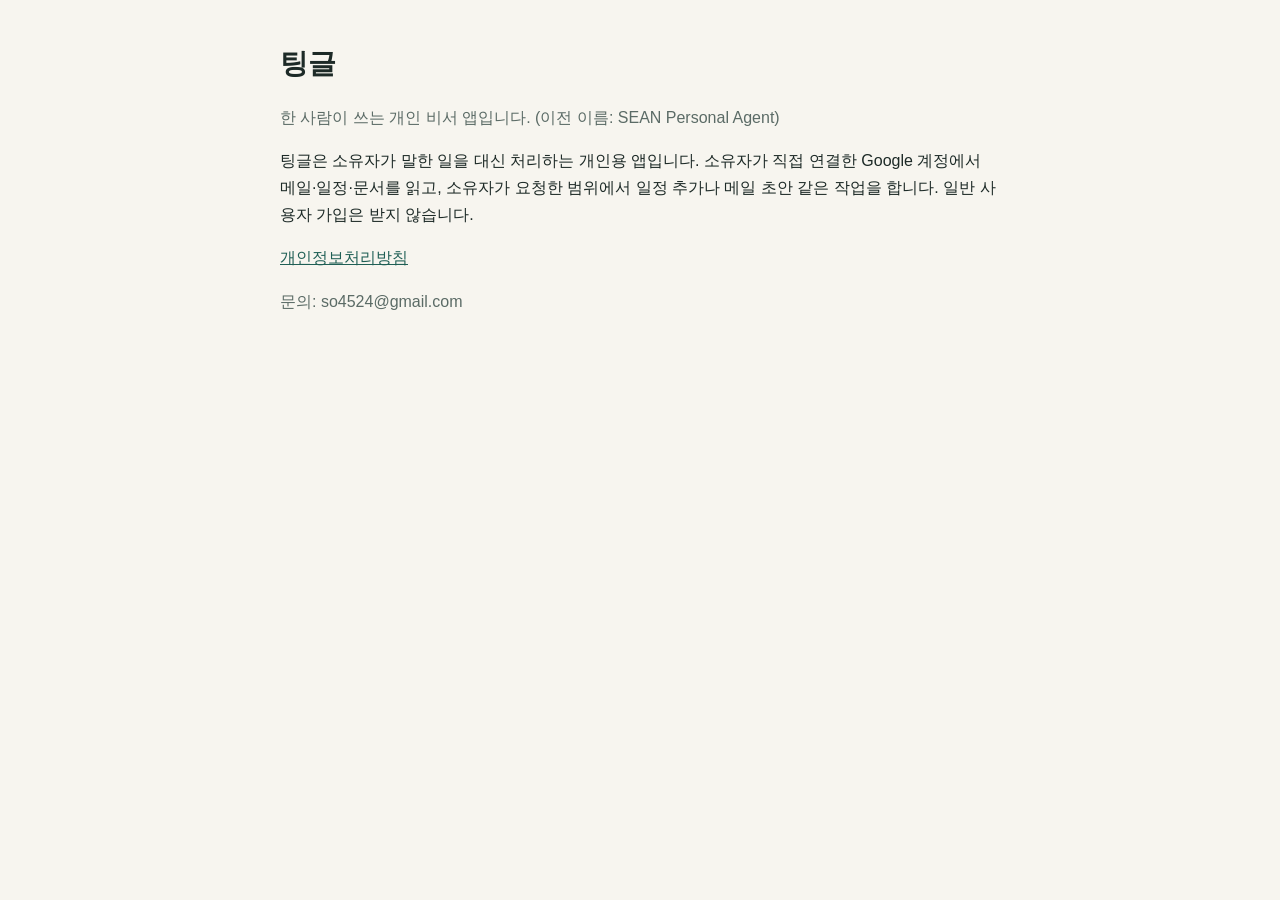
<file: index.html>
<!doctype html>
<html lang="ko"><head><meta charset="utf-8"><meta name="viewport" content="width=device-width,initial-scale=1">
<title>팅글</title><link rel="stylesheet" href="style.css"></head>
<body><main>
<h1>팅글</h1>
<p class="muted">한 사람이 쓰는 개인 비서 앱입니다. (이전 이름: SEAN Personal Agent)</p>
<p>팅글은 소유자가 말한 일을 대신 처리하는 개인용 앱입니다. 소유자가 직접 연결한 Google 계정에서 메일·일정·문서를 읽고, 소유자가 요청한 범위에서 일정 추가나 메일 초안 같은 작업을 합니다. 일반 사용자 가입은 받지 않습니다.</p>
<p><a href="privacy.html">개인정보처리방침</a></p>
<p class="muted">문의: so4524@gmail.com</p>
</main></body></html>
</file>
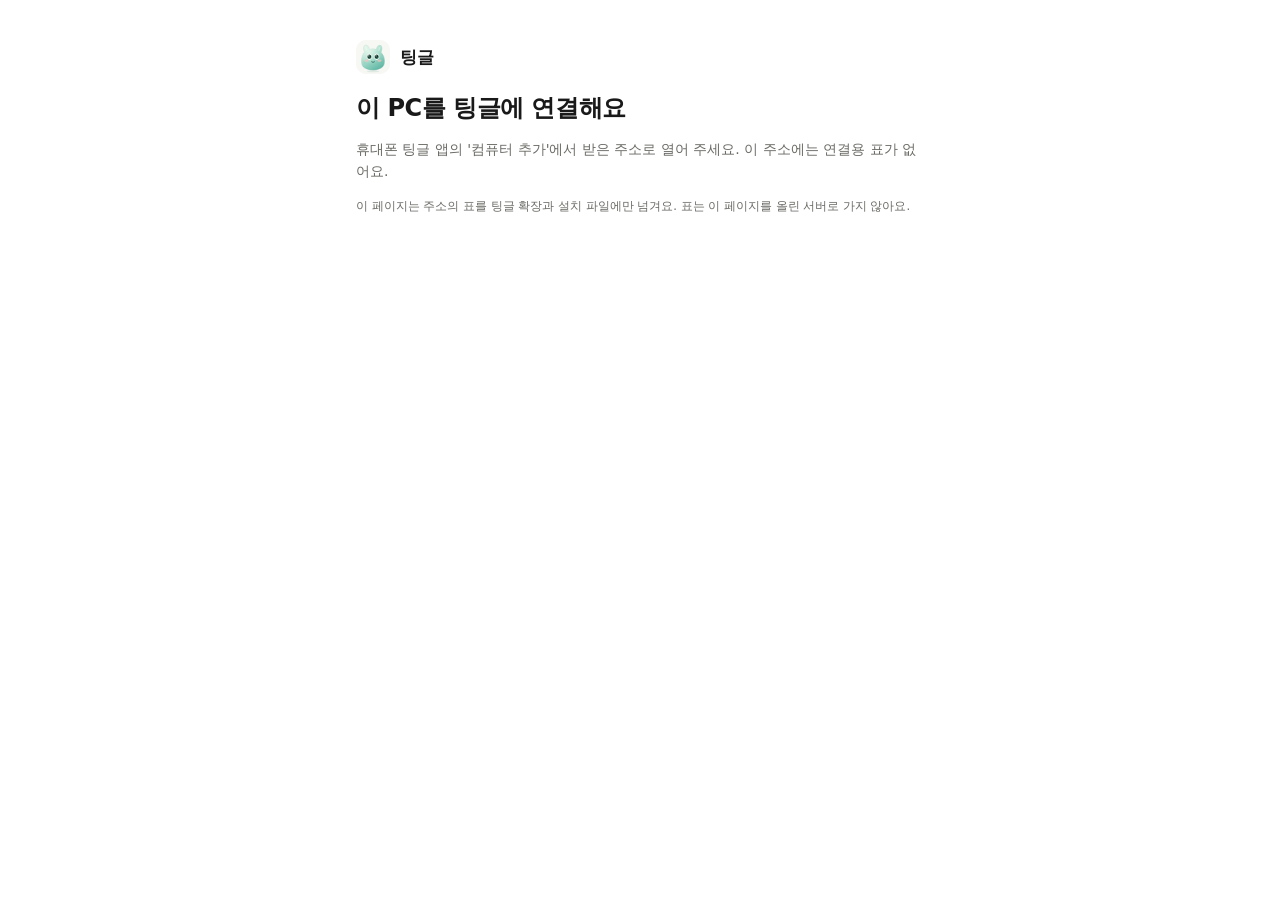
<file: connect/index.html>
<!doctype html>
<html lang="ko"><head><meta charset="utf-8"><meta name="viewport" content="width=device-width,initial-scale=1">
<meta name="robots" content="noindex, nofollow"><meta name="referrer" content="no-referrer">
<title>팅글 · 이 PC 연결</title>
<style>
:root{--ink:#191919;--muted:#6b6b66;--card:#F5F6F3;--lemon:#EDF7BE;--lime:#A4CF4A;--olive:#2f3a10}
*{box-sizing:border-box}
body{margin:0;background:#fff;font-family:"Pretendard","Apple SD Gothic Neo","Malgun Gothic",system-ui,sans-serif;color:var(--ink)}
main{max-width:600px;margin:0 auto;padding:40px 16px 56px;display:flex;flex-direction:column;gap:14px}
.brand{display:flex;align-items:center;gap:10px;font-weight:700;font-size:17px}
.brand img{width:34px;height:34px;border-radius:10px}
h1{margin:4px 0 0;font-size:24px;letter-spacing:-.02em}
.lead{margin:0;font-size:14px;color:var(--muted);line-height:1.6}
.opt{background:var(--card);border-radius:18px;padding:18px;display:flex;flex-direction:column;gap:10px}
.opt.main{background:var(--lemon)}
.opt h2{margin:0;font-size:16px}
.opt p{margin:0;font-size:13px;line-height:1.6;color:#44443f}
.opt.main p{color:var(--olive)}
.tag{align-self:flex-start;font-size:11px;font-weight:700;background:#fff;border-radius:999px;padding:4px 9px}
.pill{align-self:flex-start;display:inline-flex;align-items:center;border:0;border-radius:999px;background:var(--ink);color:#fff;font:inherit;font-size:14px;font-weight:600;min-height:42px;padding:0 18px;text-decoration:none;cursor:pointer}
.pill.quiet{background:#fff;color:var(--ink)}
.pill:disabled{opacity:.6;cursor:default}
.code{background:#fff;border-radius:14px;padding:14px;text-align:center;color:var(--olive)}
.code strong{display:block;font-size:36px;letter-spacing:.18em;font-weight:600;font-variant-numeric:tabular-nums}
.small{font-size:11.5px;color:var(--muted);margin:0;line-height:1.6}
[hidden]{display:none!important}
</style></head>
<body><main>
<div class="brand"><img src="mark.png" alt="">팅글</div>
<h1>이 PC를 팅글에 연결해요</h1>
<p class="lead" id="lead">휴대폰 팅글 앱에서 보낸 주소예요.</p>

<section class="opt main" id="chrome">
  <span class="tag" id="chrome-tag">확인하는 중…</span>
  <h2 id="chrome-title">이 Chrome 연결하기</h2>
  <p id="chrome-text">이 Chrome에 팅글 확장이 있는지 보고 있어요.</p>
  <div class="code" id="chrome-code" hidden><strong id="chrome-digits">--- ---</strong><span class="small" id="chrome-left"></span></div>
  <button class="pill" id="chrome-connect" hidden>이 Chrome 연결하기</button>
  <a class="pill" id="chrome-store" hidden target="_blank" rel="noopener">Chrome 웹 스토어에서 팅글 추가</a>
</section>

<section class="opt" id="installer">
  <h2>연결 프로그램까지 설치 (Windows)</h2>
  <p>화면 전체·카카오톡 PC 앱·파일까지 맡기려면 연결 프로그램을 설치해요. 관리자 권한은 필요 없어요.</p>
  <a class="pill quiet" id="installer-link">설치 파일 받기</a>
</section>
<p class="small">이 페이지는 주소의 표를 팅글 확장과 설치 파일에만 넘겨요. 표는 이 페이지를 올린 서버로 가지 않아요.</p>
</main>
<script>
(() => {
  const EXTENSION = "gbijcikpdmfnehkbdgegefkjkbpbmcab";
  const CLOUD = "https://ozberadipgkirxvnqlpl.supabase.co/functions/v1/sean-missions";
  const STORE = "https://chromewebstore.google.com/detail/" + EXTENSION;
  const ticket = (location.hash.match(/^#([A-HJKMNP-Z2-9]{10})$/) || [])[1] || null;
  const $ = id => document.getElementById(id);
  const show = (id, on) => { $(id).hidden = !on; };
  const say = (tag, title, text) => { $("chrome-tag").textContent = tag; $("chrome-title").textContent = title; $("chrome-text").textContent = text; };
  $("chrome-store").href = STORE;
  if (!ticket) {
    $("lead").textContent = "휴대폰 팅글 앱의 '컴퓨터 추가'에서 받은 주소로 열어 주세요. 이 주소에는 연결용 표가 없어요.";
    show("chrome", false); show("installer", false); return;
  }
  $("installer-link").href = CLOUD + "/install/" + ticket;
  $("lead").textContent = "휴대폰 팅글 앱에서 보낸 주소예요. 하루 동안 쓸 수 있어요.";
  const ask = message => new Promise(resolve => {
    try {
      if (!(window.chrome && chrome.runtime && chrome.runtime.sendMessage)) { resolve(null); return; }
      chrome.runtime.sendMessage(EXTENSION, message, reply => { void chrome.runtime.lastError; resolve(reply || null); });
    } catch { resolve(null); }
  });
  let timer = null;
  function render(reply) {
    show("chrome-connect", false); show("chrome-store", false); show("chrome-code", false);
    if (!reply) { say("이 Chrome에는 팅글 확장이 없어요", "Chrome 웹 스토어에서 팅글 추가", "추가한 뒤 이 페이지를 새로고침하면 바로 연결할 수 있어요. 설치 없이 이 Chrome에서 웹 페이지 일을 맡길 수 있어요."); show("chrome-store", true); return; }
    switch (reply.state) {
      case "worker": say("이 PC는 이미 연결돼 있어요", "연결 프로그램으로 연결된 PC예요", "팅글 확장은 이 PC의 연결 프로그램과 이미 이어져 있어요. 더 할 일이 없어요."); show("installer", false); return;
      case "paired": say("연결됐어요", reply.name || "이 Chrome", "휴대폰에서 이 Chrome에 웹 일을 맡길 수 있어요. 이 창은 닫아도 돼요."); return;
      case "waiting": {
        say("휴대폰을 확인해 주세요", "같은 숫자가 휴대폰에 떴어요", "팅글 앱에서 숫자가 같으면 '맞아요'를 눌러 주세요. 다르면 '아니에요'를 누르세요.");
        $("chrome-digits").textContent = reply.code.slice(0, 3) + " " + reply.code.slice(3);
        const minutes = Math.max(0, Math.round((Date.parse(reply.expiresAt) - Date.now()) / 60000));
        $("chrome-left").textContent = minutes + "분 안에 확인해 주세요";
        show("chrome-code", true);
        clearTimeout(timer); timer = setTimeout(async () => render(await ask({ type: "check" })), 2500);
        return;
      }
      case "rejected": say("연결하지 않았어요", "휴대폰에서 '아니에요'를 눌렀어요", "다시 연결하려면 휴대폰에서 '컴퓨터 추가'로 새 주소를 받아 주세요."); return;
      case "expired": say("시간이 지났어요", "숫자가 만료됐어요", "아래 버튼으로 다시 시작할 수 있어요."); show("chrome-connect", true); return;
      case "error": say("연결하지 못했어요", "다시 시도해 주세요", reply.message || "잠시 뒤 다시 눌러 주세요."); show("chrome-connect", true); return;
      default: say("이 Chrome에 팅글 확장이 있어요", "이 Chrome 연결하기", "설치 없이 바로 연결돼요. 팅글이 이 Chrome에서 웹 페이지 일을 해요. 로그인된 사이트 그대로요."); show("chrome-connect", true);
    }
  }
  $("chrome-connect").addEventListener("click", async () => {
    $("chrome-connect").disabled = true;
    render(await ask({ type: "enroll", ticket }));
    $("chrome-connect").disabled = false;
  });
  ask({ type: "ping" }).then(render);
})();
</script>
</body></html>
</file>
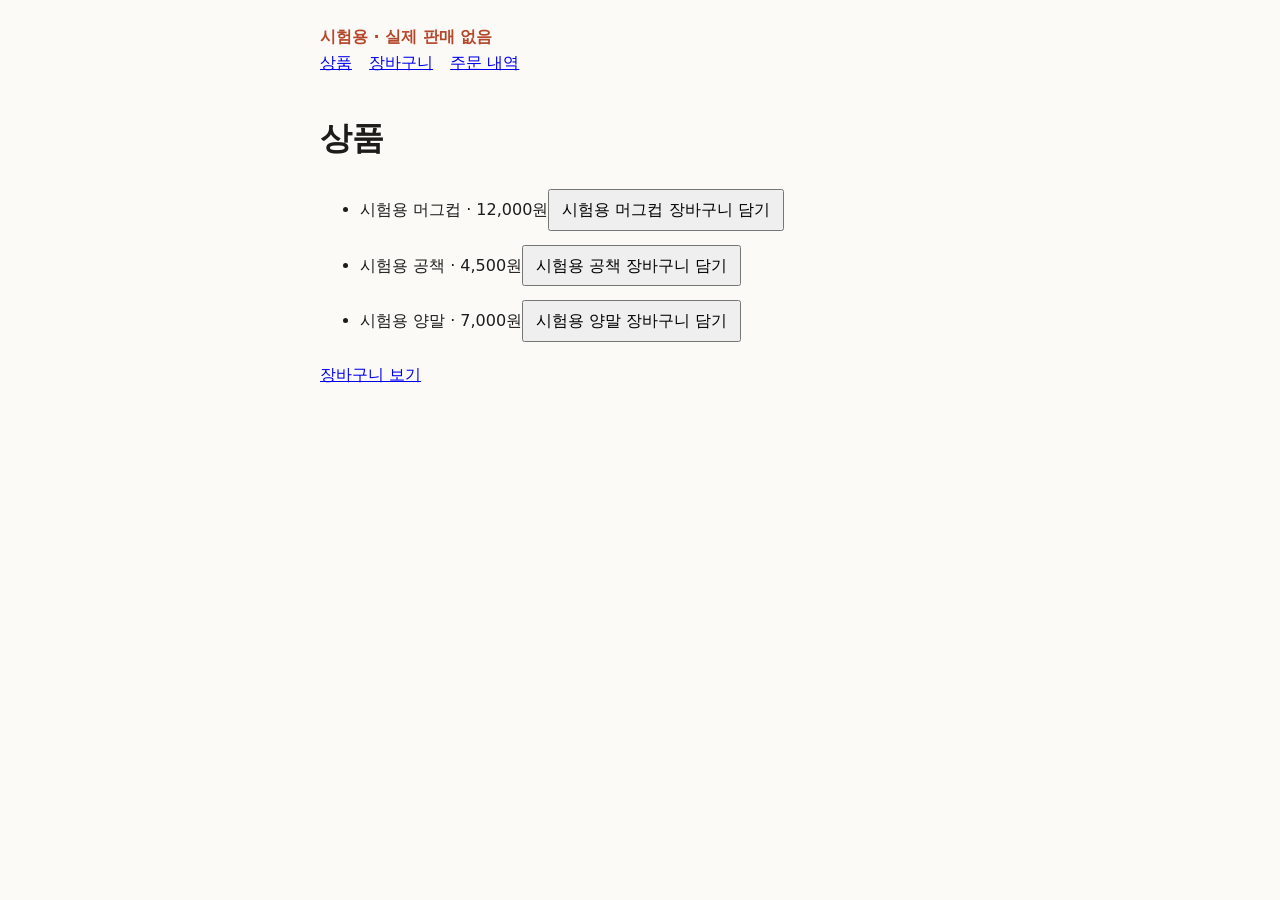
<file: shop/index.html>
<!doctype html>
<html lang="ko">
<head>
<meta charset="utf-8">
<meta name="viewport" content="width=device-width, initial-scale=1">
<meta name="robots" content="noindex, nofollow">
<title>상품 · 팅글 시험용 상점</title>
<link rel="stylesheet" href="shop.css">
<script src="shop.js" defer></script>
</head>
<body data-page="products">
<header><strong>시험용 · 실제 판매 없음</strong> <span id="run"></span>
<nav><a href="index.html">상품</a> <a href="cart.html">장바구니</a> <a href="orders.html">주문 내역</a></nav></header>
<main id="main">불러오는 중…</main>
</body>
</html>
</file>
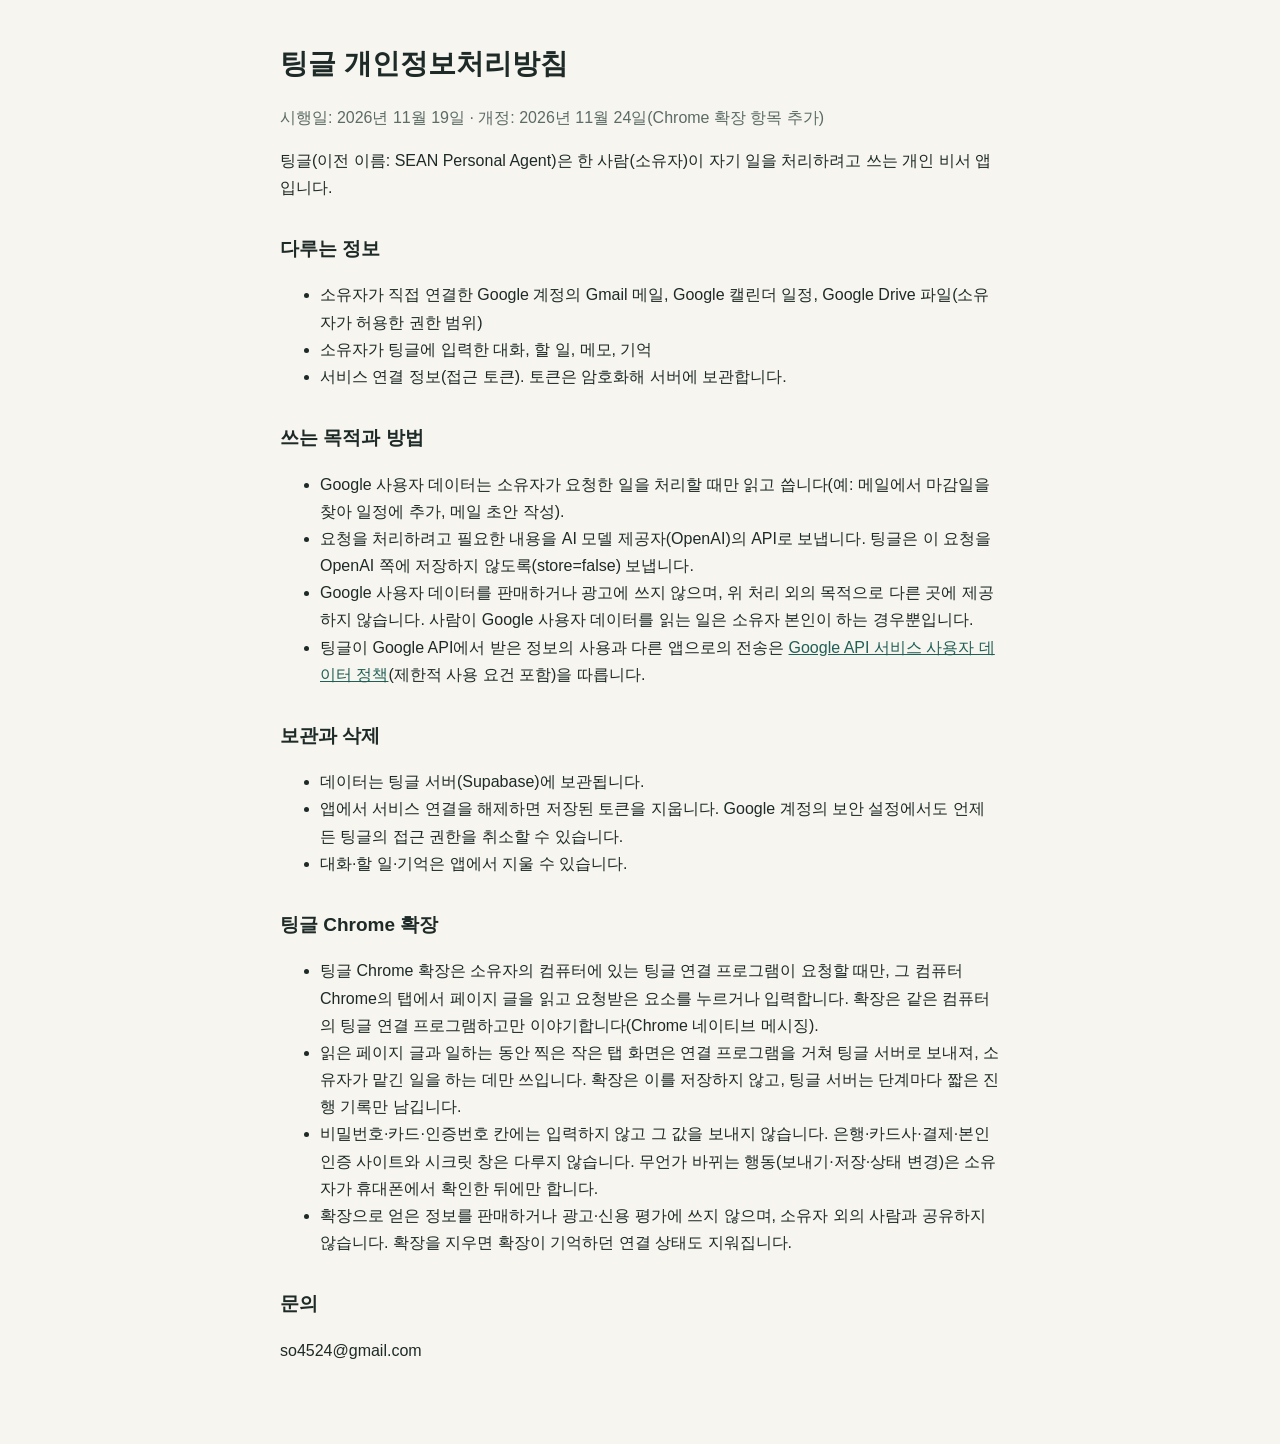
<file: privacy.html>
<!doctype html>
<html lang="ko"><head><meta charset="utf-8"><meta name="viewport" content="width=device-width,initial-scale=1">
<title>팅글 개인정보처리방침</title><link rel="stylesheet" href="style.css"></head>
<body><main>
<h1>팅글 개인정보처리방침</h1>
<p class="muted">시행일: 2026년 11월 19일 · 개정: 2026년 11월 24일(Chrome 확장 항목 추가)</p>
<p>팅글(이전 이름: SEAN Personal Agent)은 한 사람(소유자)이 자기 일을 처리하려고 쓰는 개인 비서 앱입니다.</p>

<h2>다루는 정보</h2>
<ul>
<li>소유자가 직접 연결한 Google 계정의 Gmail 메일, Google 캘린더 일정, Google Drive 파일(소유자가 허용한 권한 범위)</li>
<li>소유자가 팅글에 입력한 대화, 할 일, 메모, 기억</li>
<li>서비스 연결 정보(접근 토큰). 토큰은 암호화해 서버에 보관합니다.</li>
</ul>

<h2>쓰는 목적과 방법</h2>
<ul>
<li>Google 사용자 데이터는 소유자가 요청한 일을 처리할 때만 읽고 씁니다(예: 메일에서 마감일을 찾아 일정에 추가, 메일 초안 작성).</li>
<li>요청을 처리하려고 필요한 내용을 AI 모델 제공자(OpenAI)의 API로 보냅니다. 팅글은 이 요청을 OpenAI 쪽에 저장하지 않도록(store=false) 보냅니다.</li>
<li>Google 사용자 데이터를 판매하거나 광고에 쓰지 않으며, 위 처리 외의 목적으로 다른 곳에 제공하지 않습니다. 사람이 Google 사용자 데이터를 읽는 일은 소유자 본인이 하는 경우뿐입니다.</li>
<li>팅글이 Google API에서 받은 정보의 사용과 다른 앱으로의 전송은 <a href="https://developers.google.com/terms/api-services-user-data-policy">Google API 서비스 사용자 데이터 정책</a>(제한적 사용 요건 포함)을 따릅니다.</li>
</ul>

<h2>보관과 삭제</h2>
<ul>
<li>데이터는 팅글 서버(Supabase)에 보관됩니다.</li>
<li>앱에서 서비스 연결을 해제하면 저장된 토큰을 지웁니다. Google 계정의 보안 설정에서도 언제든 팅글의 접근 권한을 취소할 수 있습니다.</li>
<li>대화·할 일·기억은 앱에서 지울 수 있습니다.</li>
</ul>

<h2 id="chrome-extension">팅글 Chrome 확장</h2>
<ul>
<li>팅글 Chrome 확장은 소유자의 컴퓨터에 있는 팅글 연결 프로그램이 요청할 때만, 그 컴퓨터 Chrome의 탭에서 페이지 글을 읽고 요청받은 요소를 누르거나 입력합니다. 확장은 같은 컴퓨터의 팅글 연결 프로그램하고만 이야기합니다(Chrome 네이티브 메시징).</li>
<li>읽은 페이지 글과 일하는 동안 찍은 작은 탭 화면은 연결 프로그램을 거쳐 팅글 서버로 보내져, 소유자가 맡긴 일을 하는 데만 쓰입니다. 확장은 이를 저장하지 않고, 팅글 서버는 단계마다 짧은 진행 기록만 남깁니다.</li>
<li>비밀번호·카드·인증번호 칸에는 입력하지 않고 그 값을 보내지 않습니다. 은행·카드사·결제·본인 인증 사이트와 시크릿 창은 다루지 않습니다. 무언가 바뀌는 행동(보내기·저장·상태 변경)은 소유자가 휴대폰에서 확인한 뒤에만 합니다.</li>
<li>확장으로 얻은 정보를 판매하거나 광고·신용 평가에 쓰지 않으며, 소유자 외의 사람과 공유하지 않습니다. 확장을 지우면 확장이 기억하던 연결 상태도 지워집니다.</li>
</ul>

<h2>문의</h2>
<p>so4524@gmail.com</p>
</main></body></html>
</file>
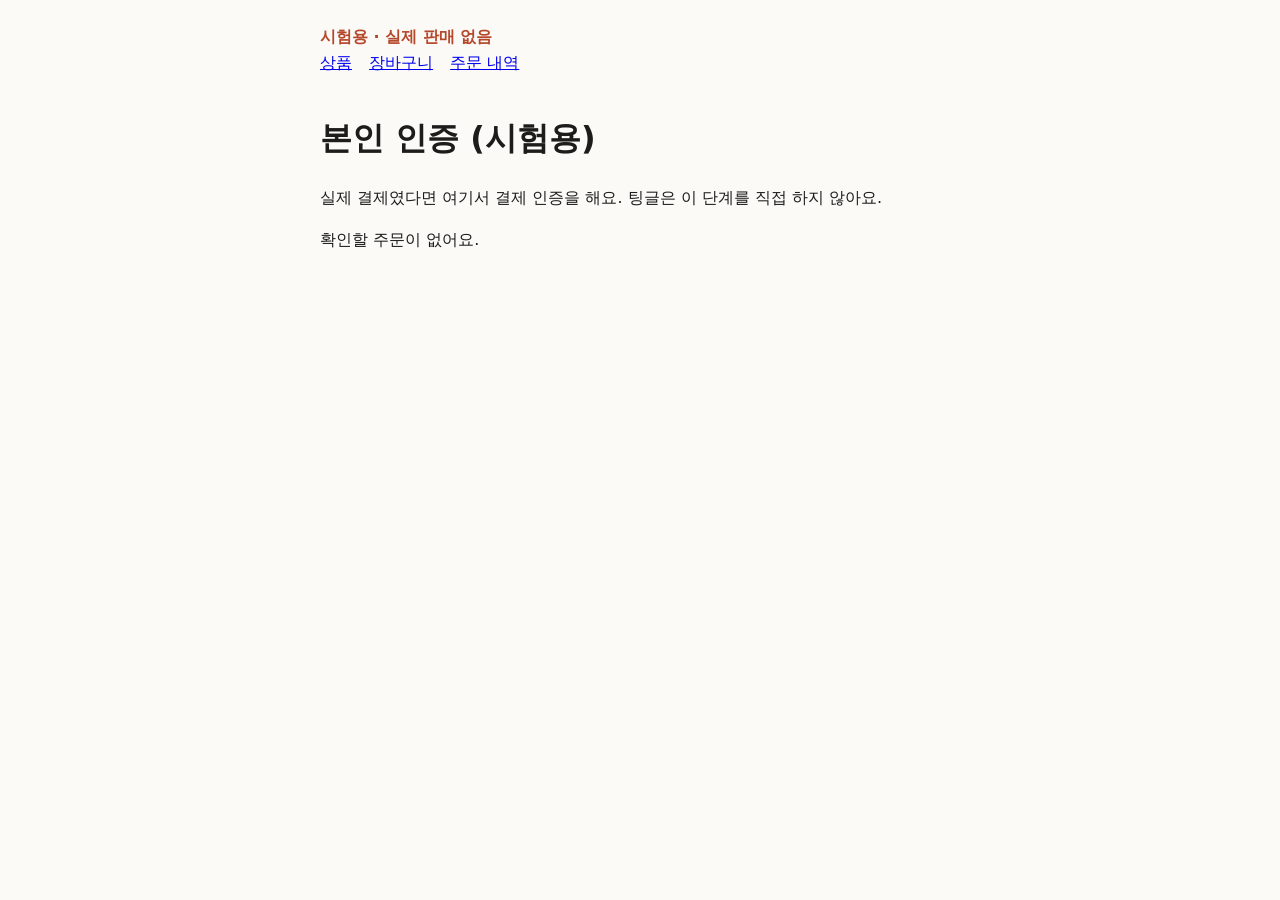
<file: shop/auth.html>
<!doctype html>
<html lang="ko">
<head>
<meta charset="utf-8">
<meta name="viewport" content="width=device-width, initial-scale=1">
<meta name="robots" content="noindex, nofollow">
<title>본인 인증 · 팅글 시험용 상점</title>
<link rel="stylesheet" href="shop.css">
<script src="shop.js" defer></script>
</head>
<body data-page="auth">
<header><strong>시험용 · 실제 판매 없음</strong> <span id="run"></span>
<nav><a href="index.html">상품</a> <a href="cart.html">장바구니</a> <a href="orders.html">주문 내역</a></nav></header>
<main id="main">불러오는 중…</main>
</body>
</html>
</file>
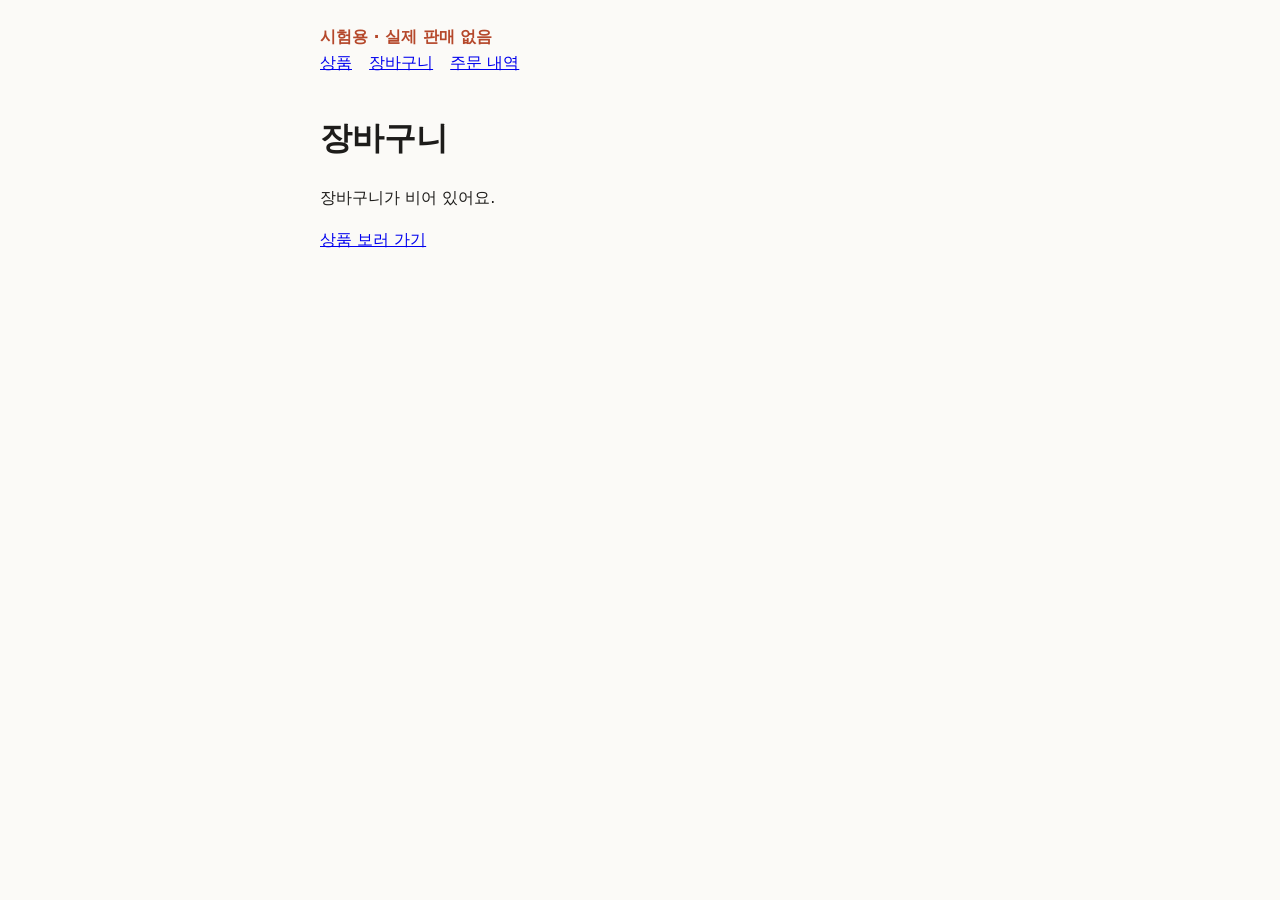
<file: shop/cart.html>
<!doctype html>
<html lang="ko">
<head>
<meta charset="utf-8">
<meta name="viewport" content="width=device-width, initial-scale=1">
<meta name="robots" content="noindex, nofollow">
<title>장바구니 · 팅글 시험용 상점</title>
<link rel="stylesheet" href="shop.css">
<script src="shop.js" defer></script>
</head>
<body data-page="cart">
<header><strong>시험용 · 실제 판매 없음</strong> <span id="run"></span>
<nav><a href="index.html">상품</a> <a href="cart.html">장바구니</a> <a href="orders.html">주문 내역</a></nav></header>
<main id="main">불러오는 중…</main>
</body>
</html>
</file>
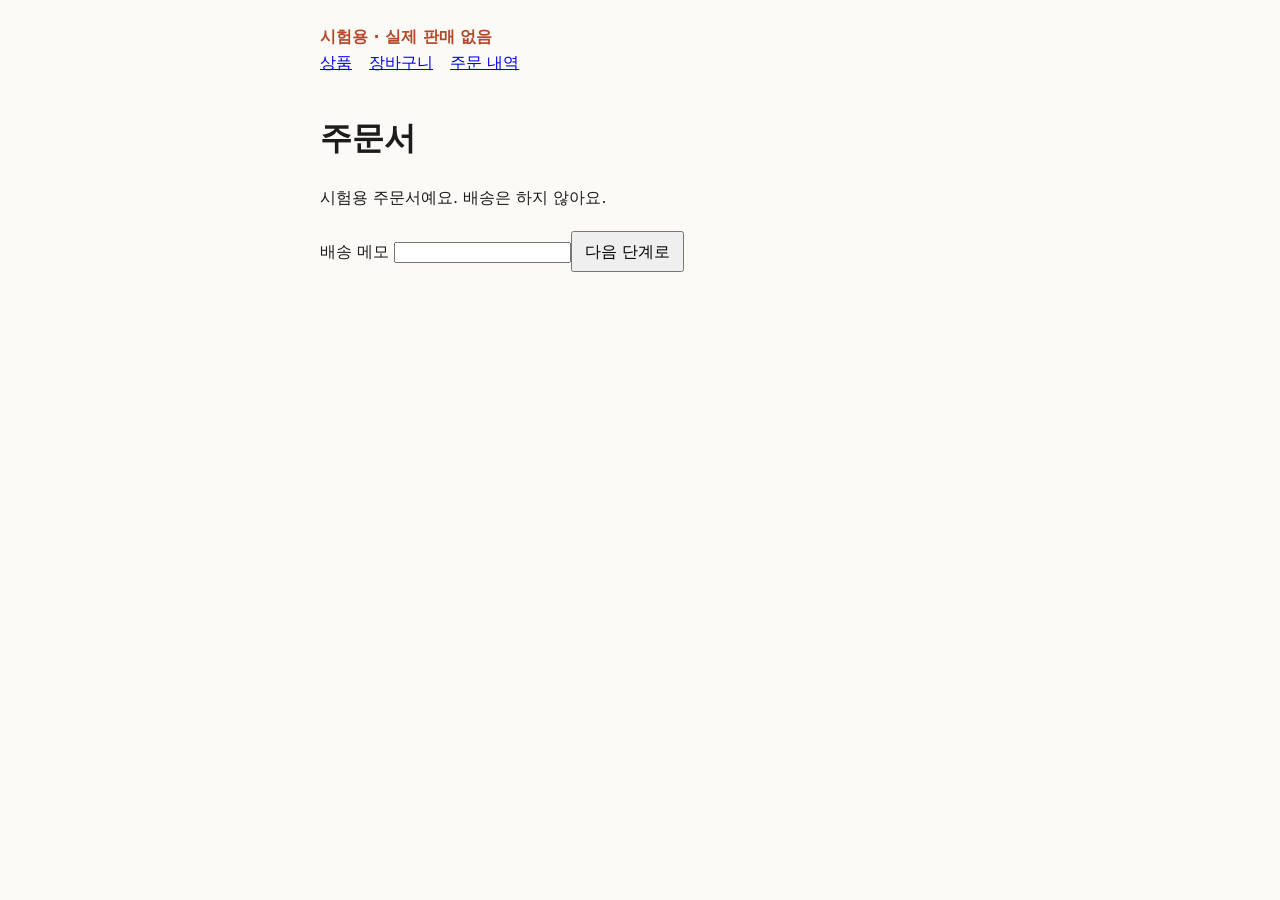
<file: shop/checkout.html>
<!doctype html>
<html lang="ko">
<head>
<meta charset="utf-8">
<meta name="viewport" content="width=device-width, initial-scale=1">
<meta name="robots" content="noindex, nofollow">
<title>주문서 · 팅글 시험용 상점</title>
<link rel="stylesheet" href="shop.css">
<script src="shop.js" defer></script>
</head>
<body data-page="checkout">
<header><strong>시험용 · 실제 판매 없음</strong> <span id="run"></span>
<nav><a href="index.html">상품</a> <a href="cart.html">장바구니</a> <a href="orders.html">주문 내역</a></nav></header>
<main id="main">불러오는 중…</main>
</body>
</html>
</file>
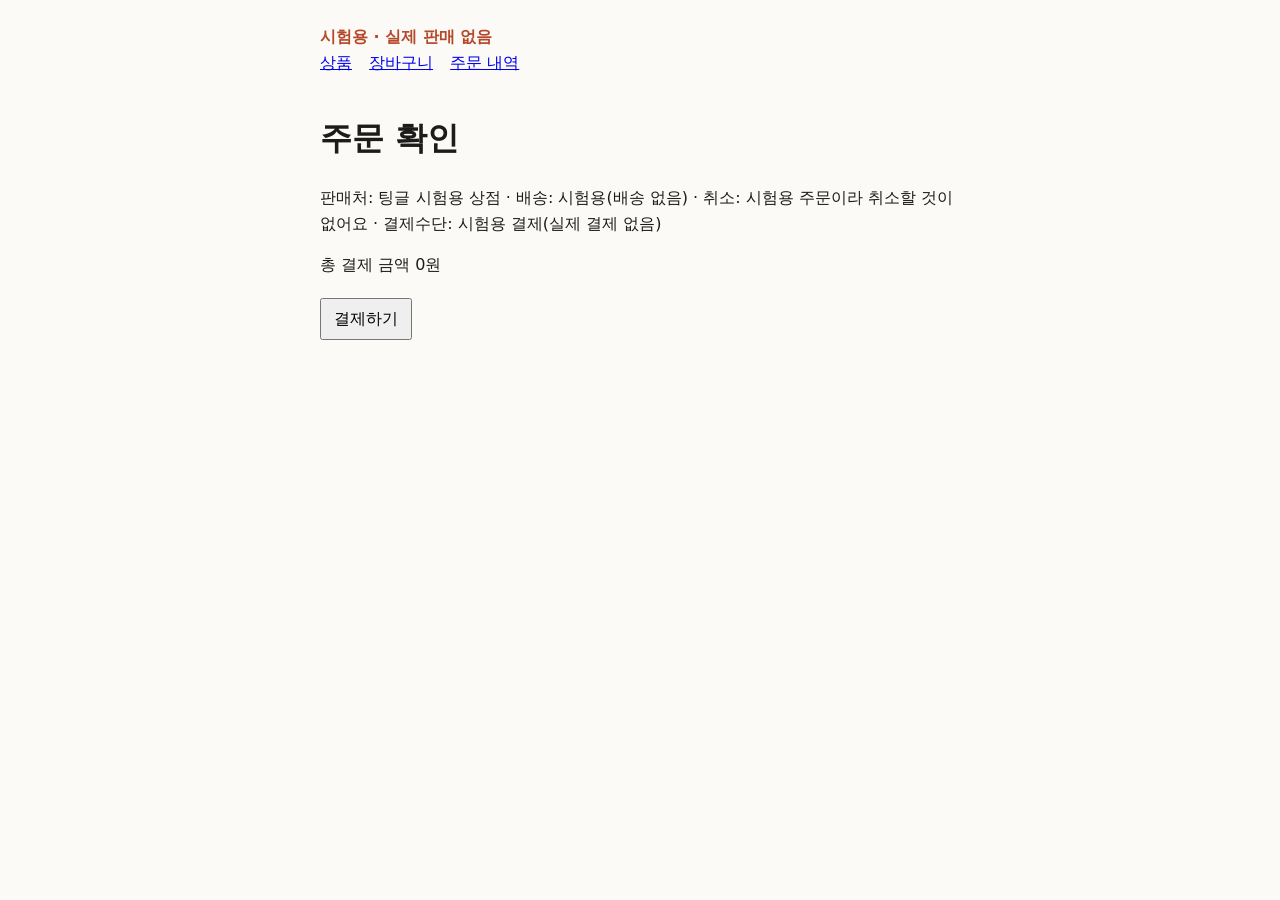
<file: shop/confirm.html>
<!doctype html>
<html lang="ko">
<head>
<meta charset="utf-8">
<meta name="viewport" content="width=device-width, initial-scale=1">
<meta name="robots" content="noindex, nofollow">
<title>주문 확인 · 팅글 시험용 상점</title>
<link rel="stylesheet" href="shop.css">
<script src="shop.js" defer></script>
</head>
<body data-page="confirm">
<header><strong>시험용 · 실제 판매 없음</strong> <span id="run"></span>
<nav><a href="index.html">상품</a> <a href="cart.html">장바구니</a> <a href="orders.html">주문 내역</a></nav></header>
<main id="main">불러오는 중…</main>
</body>
</html>
</file>
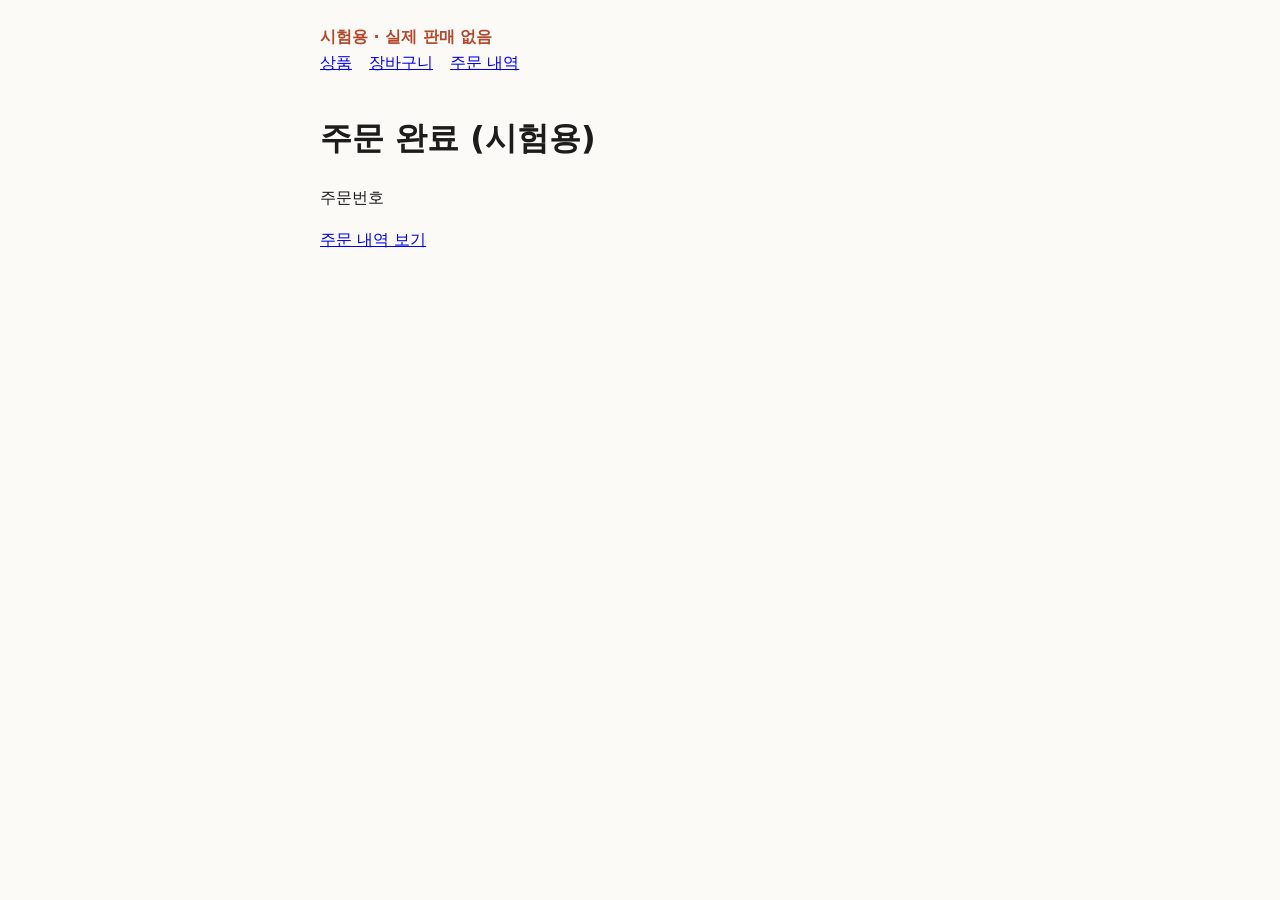
<file: shop/done.html>
<!doctype html>
<html lang="ko">
<head>
<meta charset="utf-8">
<meta name="viewport" content="width=device-width, initial-scale=1">
<meta name="robots" content="noindex, nofollow">
<title>주문 완료 · 팅글 시험용 상점</title>
<link rel="stylesheet" href="shop.css">
<script src="shop.js" defer></script>
</head>
<body data-page="done">
<header><strong>시험용 · 실제 판매 없음</strong> <span id="run"></span>
<nav><a href="index.html">상품</a> <a href="cart.html">장바구니</a> <a href="orders.html">주문 내역</a></nav></header>
<main id="main">불러오는 중…</main>
</body>
</html>
</file>
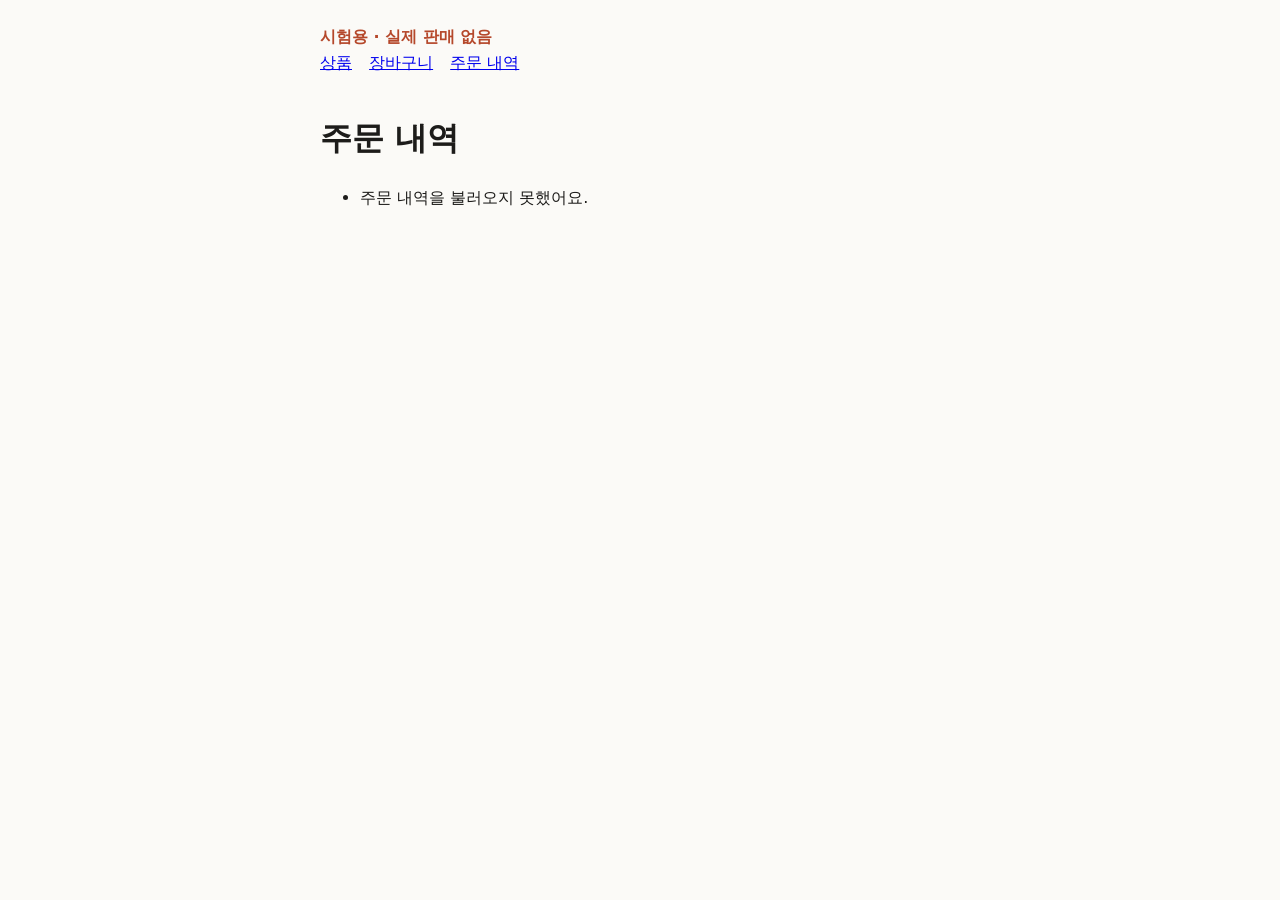
<file: shop/orders.html>
<!doctype html>
<html lang="ko">
<head>
<meta charset="utf-8">
<meta name="viewport" content="width=device-width, initial-scale=1">
<meta name="robots" content="noindex, nofollow">
<title>주문 내역 · 팅글 시험용 상점</title>
<link rel="stylesheet" href="shop.css">
<script src="shop.js" defer></script>
</head>
<body data-page="orders">
<header><strong>시험용 · 실제 판매 없음</strong> <span id="run"></span>
<nav><a href="index.html">상품</a> <a href="cart.html">장바구니</a> <a href="orders.html">주문 내역</a></nav></header>
<main id="main">불러오는 중…</main>
</body>
</html>
</file>
<file: style.css>
:root{color-scheme:light dark;--fg:#1d2a27;--bg:#f7f5ef;--muted:#5b6b66;--accent:#1f5f55}
@media (prefers-color-scheme:dark){:root{--fg:#e8eeec;--bg:#141a19;--muted:#9fb0ab;--accent:#7cc7b8}}
body{margin:0;background:var(--bg);color:var(--fg);font:16px/1.7 -apple-system,BlinkMacSystemFont,"Apple SD Gothic Neo","Noto Sans KR",sans-serif}
main{max-width:720px;margin:0 auto;padding:40px 16px 64px}
h1{font-size:28px;margin:0 0 8px}h2{font-size:19px;margin:32px 0 8px}
p,li{color:var(--fg)}.muted{color:var(--muted)}a{color:var(--accent)}
</file>
<file: shop/shop.css>
:root { color-scheme: light dark; --bg: #fbfaf7; --fg: #1d1c1a; --accent: #b5482b; }
@media (prefers-color-scheme: dark) { :root { --bg: #171614; --fg: #f1eee8; --accent: #f08a6c; } }
body { margin: 0 auto; max-width: 640px; padding: 16px; font: 16px/1.6 system-ui, sans-serif; background: var(--bg); color: var(--fg); }
header { padding: 8px 0 16px; } header strong { color: var(--accent); } nav a { margin-right: 12px; }
button { font: inherit; padding: 6px 12px; margin: 4px 0; } li { margin: 6px 0; }
</file>
